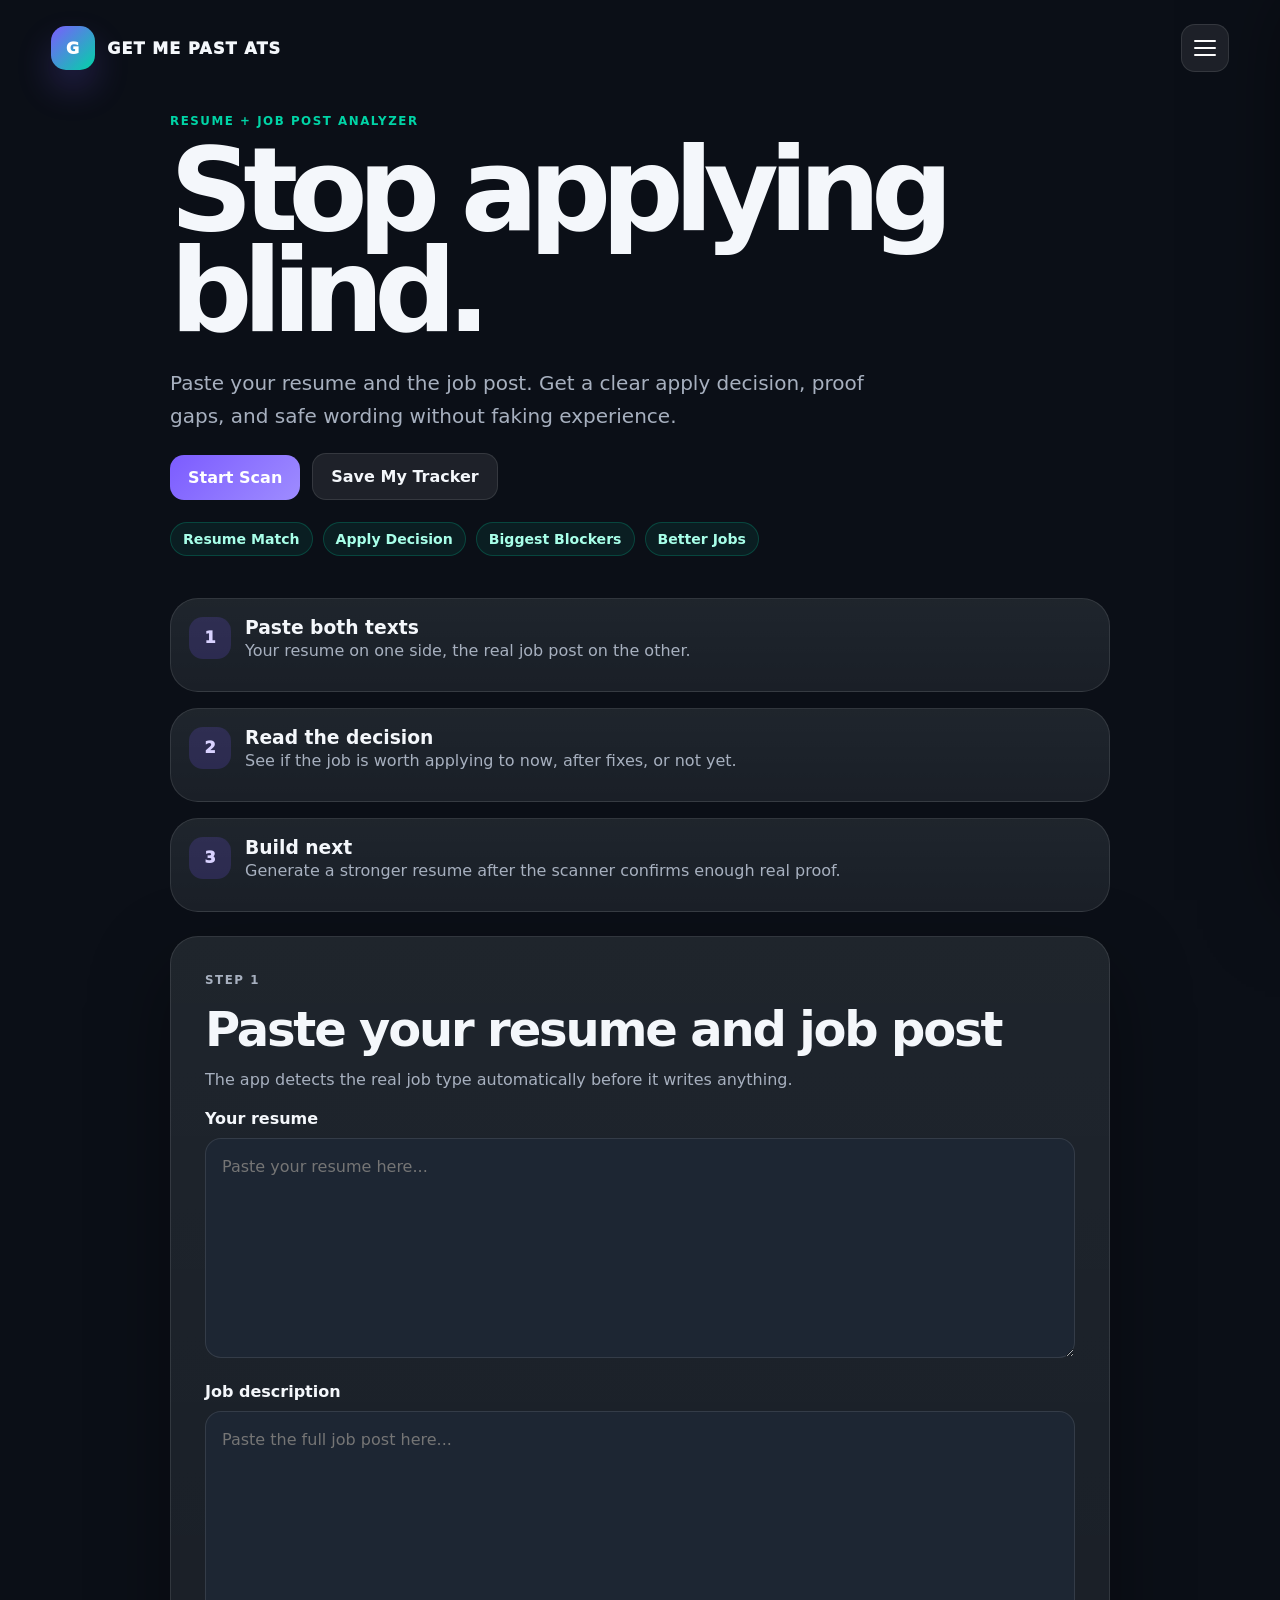
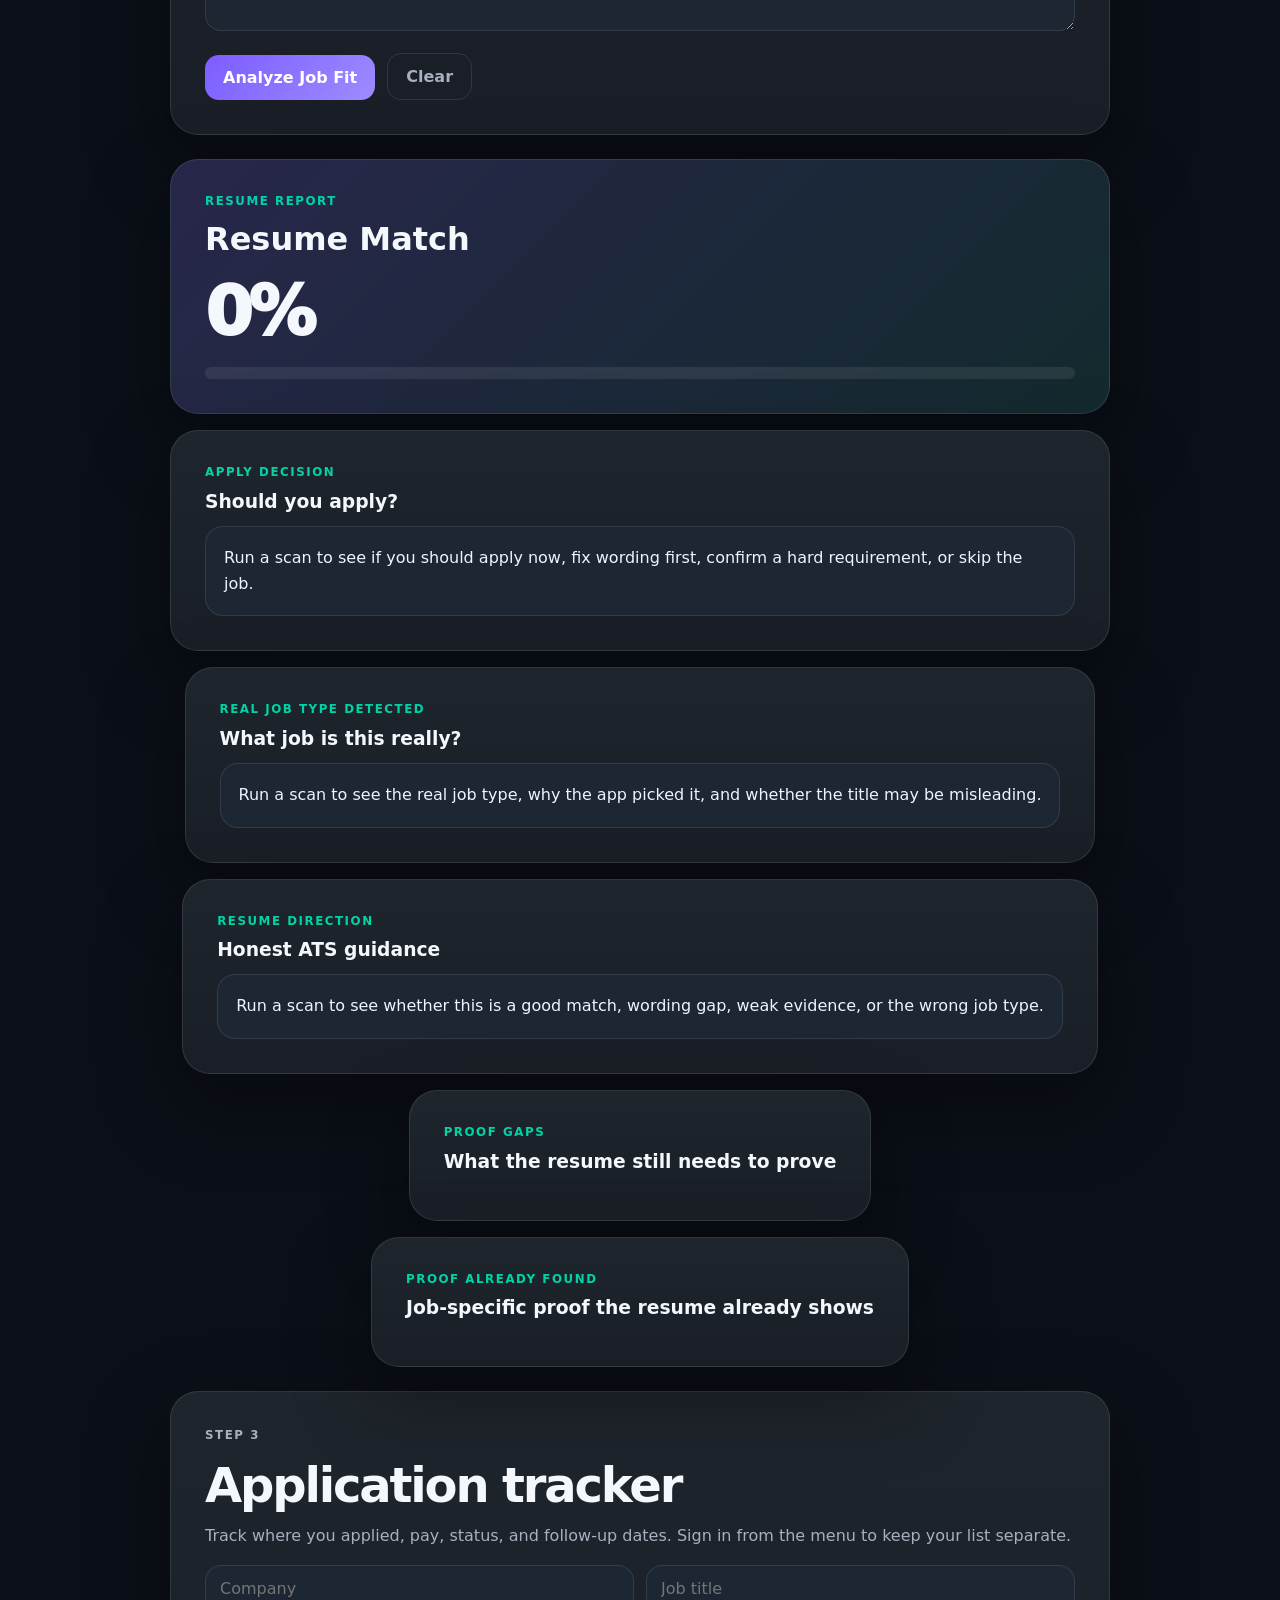
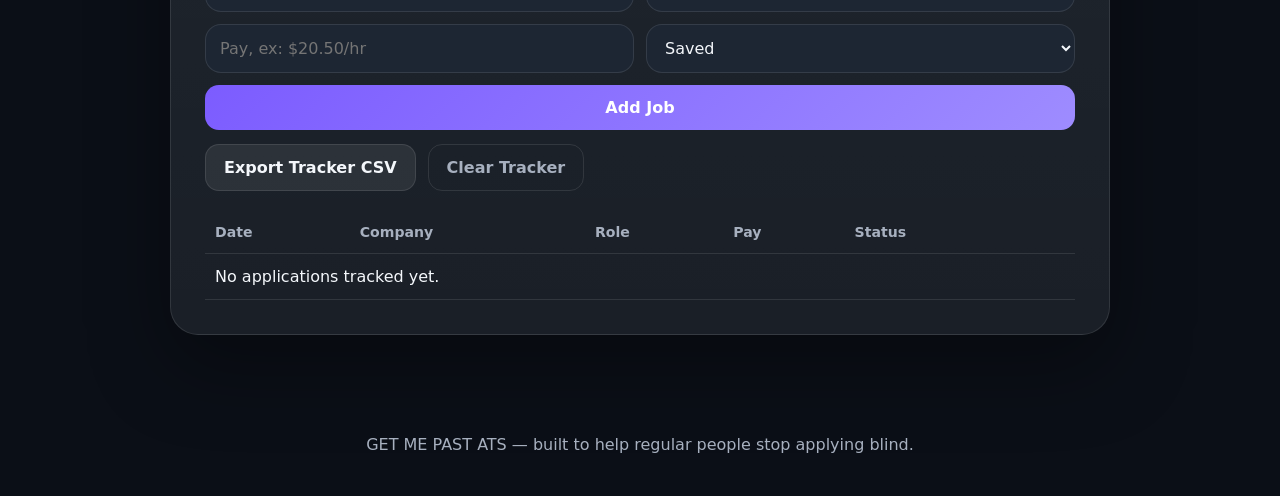
<file: index.html>
<!DOCTYPE html>
<html lang="en">
<head>
  <meta charset="UTF-8" />
  <meta name="viewport" content="width=device-width, initial-scale=1.0" />
  <meta name="description" content="GET ME PAST ATS helps job seekers compare resumes to job posts, detect hard gates, judge recruiter fit, rank application priority, and track applications." />
  <title>GET ME PAST ATS</title>
  <link rel="stylesheet" href="styles.css?v=all-buttons-v1" />
  <link rel="stylesheet" href="ui-simplified.css?v=ui-simplification-v3" />
</head>
<body>
  <header class="hero" id="home">
    <nav class="nav">
      <a class="brand" href="#home" aria-label="GET ME PAST ATS home">
        <span class="logo-mark">G</span>
        <span>GET ME PAST ATS</span>
      </a>

      <button class="menu-toggle" id="menuToggle" type="button" aria-label="Open menu" aria-expanded="false">
        <span></span>
        <span></span>
        <span></span>
      </button>
    </nav>

    <aside class="nav-menu" id="navMenu" aria-label="Site menu" aria-hidden="true">
      <div class="drawer-top">
        <div>
          <p class="nav-menu-label" id="navUser">Not signed in</p>
          <h2>Menu</h2>
        </div>
        <button class="drawer-close" id="menuClose" type="button" aria-label="Close menu">×</button>
      </div>

      <div class="drawer-links">
        <a class="menu-item" href="#home">Home</a>
        <a class="menu-item" href="#analyzer">Resume Analyzer</a>
        <a class="menu-item" href="#tracker">Application Tracker</a>
      </div>

      <div class="drawer-pages" aria-label="Business information">
        <p class="drawer-section-label">Company</p>

        <button class="drawer-page-button" type="button" data-drawer-page="aboutDrawer">About GET ME PAST ATS</button>
        <div class="drawer-page-panel" id="aboutDrawer" hidden>
          <h3>Built by someone who got tired of applying and hearing nothing back.</h3>
          <p>I built GET ME PAST ATS because I know what it feels like to apply to job after job and never hear back. A lot of people are qualified, willing to work, and ready to learn, but their resume never makes it to a real person.</p>
          <p>Most job seekers do not know how to tailor a resume to a job post, what keywords are missing, or what red flags may catch attention before a recruiter sees them.</p>
          <p>This tool was created to help regular people stop applying blind, fix weak spots, track applications, and prepare better before they apply.</p>
        </div>

        <button class="drawer-page-button" type="button" data-drawer-page="pricingDrawer">Free vs Pro</button>
        <div class="drawer-page-panel" id="pricingDrawer" hidden>
          <h3>Full report logic live. Payments are not turned on yet.</h3>
          <div class="drawer-plan-grid">
            <div>
              <strong>Current version</strong>
              <p>Real job type detector, apply decision, ATS fit, recruiter fit, application priority, fastest path to interviews, keyword proof coaching, and application tracker.</p>
            </div>
            <div>
              <strong>Pro idea</strong>
              <p>Unlimited scans, PDF upload, PDF export, interview questions, follow-up emails, saved reports, and stronger rewrite tools.</p>
            </div>
          </div>
          <p class="tiny-note">Truth rule: rewrite wording, not reality.</p>
        </div>

        <a class="drawer-legal-link" href="privacy.html">Privacy Policy</a>
        <a class="drawer-legal-link" href="terms.html">Terms of Use</a>
      </div>

      <div class="drawer-account" id="account">
        <div class="auth-card" id="authCard">
          <form id="accountForm" class="account-form clean-account-form">
            <p class="mini-eyebrow" id="authEyebrow">Create account</p>
            <h3 id="authTitle">Create your free account</h3>
            <p class="small-note" id="authHelp">Save your job applications and come back later from any device.</p>

            <label class="auth-field" id="nameField">
              <span>Name</span>
              <input id="userName" autocomplete="name" placeholder="Your name" />
            </label>

            <label class="auth-field">
              <span>Email</span>
              <input id="userEmail" type="email" autocomplete="email" placeholder="you@example.com" required />
            </label>

            <label class="auth-field">
              <span>Password</span>
              <div class="password-row">
                <input id="userPassword" type="password" autocomplete="new-password" placeholder="At least 6 characters" minlength="6" required />
                <button class="password-toggle" id="togglePasswordBtn" type="button" aria-label="Show password">Show</button>
              </div>
            </label>

            <button class="button primary full-button" id="accountSubmitBtn" type="submit">Create Account</button>

            <p class="auth-switch" id="authSwitchText">
              Already have an account?
              <button class="link-button inline-link" id="switchAuthBtn" type="button">Sign in</button>
            </p>

            <button class="link-button" id="passwordResetBtn" type="button" hidden>Forgot password?</button>
            <p class="auth-message" id="authMessage" role="status" aria-live="polite"></p>
          </form>
        </div>

        <div class="account-status-card" id="accountStatusCard" hidden>
          <p class="card-label">Account</p>
          <h3 id="accountStatus">You're signed in</h3>
          <p id="accountNote" class="small-note">Your job applications are saved to your account.</p>
          <button class="button ghost" id="signOutBtn" type="button">Sign Out</button>
        </div>
      </div>
    </aside>

    <div class="menu-backdrop" id="menuBackdrop" hidden></div>

    <section class="hero-grid">
      <div class="hero-copy-block">
        <p class="eyebrow">Resume + Job Post Analyzer</p>
        <h1>Stop applying blind.</h1>
        <p class="hero-copy">
          Paste your resume and the job post. Get a clear apply decision, proof gaps, and safe wording without faking experience.
        </p>
        <div class="hero-actions">
          <a class="button primary" href="#analyzer">Start Scan</a>
          <button class="button secondary" type="button" data-open-account>Save My Tracker</button>
        </div>
        <div class="hero-proof" aria-label="Product highlights">
          <span>Resume Match</span>
          <span>Apply Decision</span>
          <span>Biggest Blockers</span>
          <span>Better Jobs</span>
        </div>
      </div>
    </section>
  </header>

  <main>
    <section class="feature-strip" id="features" aria-label="How it works">
      <article class="feature-card">
        <span class="feature-icon">1</span>
        <div>
          <h3>Paste both texts</h3>
          <p>Your resume on one side, the real job post on the other.</p>
        </div>
      </article>
      <article class="feature-card">
        <span class="feature-icon">2</span>
        <div>
          <h3>Read the decision</h3>
          <p>See if the job is worth applying to now, after fixes, or not yet.</p>
        </div>
      </article>
      <article class="feature-card">
        <span class="feature-icon">3</span>
        <div>
          <h3>Build next</h3>
          <p>Generate a stronger resume after the scanner confirms enough real proof.</p>
        </div>
      </article>
    </section>

    <section class="panel" id="analyzer">
      <div class="section-heading">
        <p class="eyebrow">Step 1</p>
        <h2>Paste your resume and job post</h2>
        <p>The app detects the real job type automatically before it writes anything.</p>
      </div>

      <div class="input-grid">
        <label class="input-block">
          <span>Your resume</span>
          <textarea id="resumeText" placeholder="Paste your resume here..."></textarea>
        </label>
        <label class="input-block">
          <span>Job description</span>
          <textarea id="jobText" placeholder="Paste the full job post here..."></textarea>
        </label>
      </div>

      <div class="controls">
        <button class="button primary" id="analyzeBtn" type="button">Analyze Job Fit</button>
        <button class="button ghost" id="clearBtn" type="button">Clear</button>
      </div>
    </section>

    <section class="results-grid report-grid" id="results" hidden>
      <article class="panel score-panel">
        <p class="eyebrow">Resume Report</p>
        <h3>Your ATS Fit Score</h3>
        <div class="big-score"><span id="scoreValue">0</span>%</div>
        <p id="scoreMessage" class="score-message"></p>
        <div class="score-bar"><span id="scoreBar"></span></div>
      </article>

      <article class="panel">
        <p class="eyebrow">Apply Decision</p>
        <h3>Should you apply?</h3>
        <div class="copy-box" id="applyDecisionOutput">Run a scan to see if you should apply now, fix wording first, confirm a hard requirement, or skip the job.</div>
      </article>

      <article class="panel">
        <p class="eyebrow">Application Priority</p>
        <h3>Where should this application rank?</h3>
        <div class="copy-box" id="applicationPriorityOutput">Run a scan to see whether this job is Priority A, B, C, D, or F.</div>
      </article>

      <article class="panel">
        <p class="eyebrow">ATS + Recruiter Fit</p>
        <h3>Keyword match versus human proof</h3>
        <div class="copy-box" id="fitScoreOutput">Run a scan to compare ATS fit, recruiter fit, and missing proof by impact.</div>
      </article>

      <details class="report-details" open>
        <summary>Show full report details</summary>
        <div class="report-details-grid">
          <article class="panel">
            <p class="eyebrow">Real Job Type Detected</p>
            <h3>What job is this really?</h3>
            <div class="copy-box" id="jobTypeOutput">Run a scan to see the real job type, why the app picked it, and whether the title may be misleading.</div>
          </article>

          <article class="panel">
            <p class="eyebrow">Fastest Path to Interviews</p>
            <h3>What should you target first?</h3>
            <div class="copy-box" id="fastestPathOutput">Run a scan to see which jobs to apply to first, which ones to build toward, and which ones to avoid for now.</div>
          </article>

          <article class="panel">
            <p class="eyebrow">Keyword Proof Coach</p>
            <h3>Only add what your resume proves</h3>
            <div class="copy-box" id="keywordProofCoachOutput">Run a scan to see which job-post words are already proven, which ones need real proof, and which ones you should not fake.</div>
          </article>

          <article class="panel">
            <p class="eyebrow">Resume Direction</p>
            <h3>Honest ATS guidance</h3>
            <div class="copy-box" id="diagnosisOutput">Run a scan to see whether this is a good match, wording gap, weak evidence, or the wrong job type.</div>
          </article>

          <article class="panel">
            <p class="eyebrow">Proof Gaps</p>
            <h3>What the resume still needs to prove</h3>
            <div class="chip-list" id="missingKeywords"></div>
          </article>

          <article class="panel">
            <p class="eyebrow">Proof Already Found</p>
            <h3>Job-specific proof the resume already shows</h3>
            <div class="chip-list good" id="matchedKeywords"></div>
          </article>

          <article class="panel">
            <p class="eyebrow">Red Flags</p>
            <h3>Fix these before applying</h3>
            <ul class="notes" id="redFlags"></ul>
          </article>
        </div>
      </details>
    </section>

    <section class="panel" id="rewrite" hidden>
      <div class="section-heading">
        <p class="eyebrow">Step 2</p>
        <h2>Resume-ready wording or right direction</h2>
        <p>Good matches get resume-ready wording. Weak matches get direction instead of fake experience.</p>
      </div>

      <div class="rewrite-grid">
        <article>
          <h3 id="summaryHeading">Resume-ready summary</h3>
          <div class="copy-box" id="summaryOutput"></div>
          <button class="copy-button" data-copy="summaryOutput">Copy summary</button>
        </article>
        <article>
          <h3 id="bulletHeading">Resume bullets or right direction</h3>
          <div class="copy-box" id="bulletOutput"></div>
          <button class="copy-button" data-copy="bulletOutput">Copy bullets</button>
        </article>
      </div>
    </section>

    <section class="panel" id="tracker">
      <div class="section-heading">
        <p class="eyebrow">Step 3</p>
        <h2>Application tracker</h2>
        <p id="trackerNote">Track where you applied, pay, status, and follow-up dates. Sign in from the menu to keep your list separate.</p>
      </div>

      <form id="trackerForm" class="tracker-form">
        <input id="company" placeholder="Company" required />
        <input id="role" placeholder="Job title" required />
        <input id="pay" placeholder="Pay, ex: $20.50/hr" />
        <select id="status">
          <option>Saved</option>
          <option>Applied</option>
          <option>Interview</option>
          <option>Offer</option>
          <option>Rejected</option>
          <option>Follow Up</option>
          <option>Hired</option>
        </select>
        <button class="button primary" type="submit">Add Job</button>
      </form>

      <div class="tracker-actions">
        <button class="button secondary" id="exportTrackerBtn" type="button">Export Tracker CSV</button>
        <button class="button ghost" id="clearTrackerBtn" type="button">Clear Tracker</button>
      </div>

      <div class="table-wrap">
        <table>
          <thead>
            <tr>
              <th>Date</th>
              <th>Company</th>
              <th>Role</th>
              <th>Pay</th>
              <th>Status</th>
              <th></th>
            </tr>
          </thead>
          <tbody id="trackerRows"></tbody>
        </table>
      </div>
    </section>
  </main>

  <footer>
    <p>GET ME PAST ATS — built to help regular people stop applying blind.</p>
  </footer>

  <script type="module" src="app.js?v=auto-job-detection-engine-v1"></script>
  <script src="ui-polish.js?v=hiring-coach-v1"></script>
  <script>
    (function () {
      function $(id) { return document.getElementById(id); }
      function openMenu() {
        const menu = $("navMenu"), backdrop = $("menuBackdrop"), toggle = $("menuToggle");
        if (!menu || !backdrop || !toggle) return;
        menu.classList.add("open");
        menu.setAttribute("aria-hidden", "false");
        toggle.setAttribute("aria-expanded", "true");
        backdrop.hidden = false;
        document.body.classList.add("menu-open");
      }
      function closeMenu() {
        const menu = $("navMenu"), backdrop = $("menuBackdrop"), toggle = $("menuToggle");
        if (!menu || !backdrop || !toggle) return;
        menu.classList.remove("open");
        menu.setAttribute("aria-hidden", "true");
        toggle.setAttribute("aria-expanded", "false");
        backdrop.hidden = true;
        document.body.classList.remove("menu-open");
      }
      function installFallback() {
        if (window.GMPT_APP_READY) return;
        const analyzeBtn = $("analyzeBtn");
        if (analyzeBtn) analyzeBtn.onclick = function () {
          alert("The full ATS scanner did not load. Refresh the page and try again. No generic resume wording was generated.");
        };
        const clearBtn = $("clearBtn");
        if (clearBtn) clearBtn.onclick = function () {
          if ($("resumeText")) $("resumeText").value = "";
          if ($("jobText")) $("jobText").value = "";
          if ($("results")) $("results").hidden = true;
          if ($("rewrite")) $("rewrite").hidden = true;
        };
        const menuToggle = $("menuToggle");
        if (menuToggle) menuToggle.onclick = function () { $("navMenu") && $("navMenu").classList.contains("open") ? closeMenu() : openMenu(); };
        const menuClose = $("menuClose");
        if (menuClose) menuClose.onclick = closeMenu;
        const backdrop = $("menuBackdrop");
        if (backdrop) backdrop.onclick = closeMenu;
      }
      document.addEventListener("DOMContentLoaded", function () { setTimeout(installFallback, 900); });
    })();
  </script>
</body>
</html>
</file>
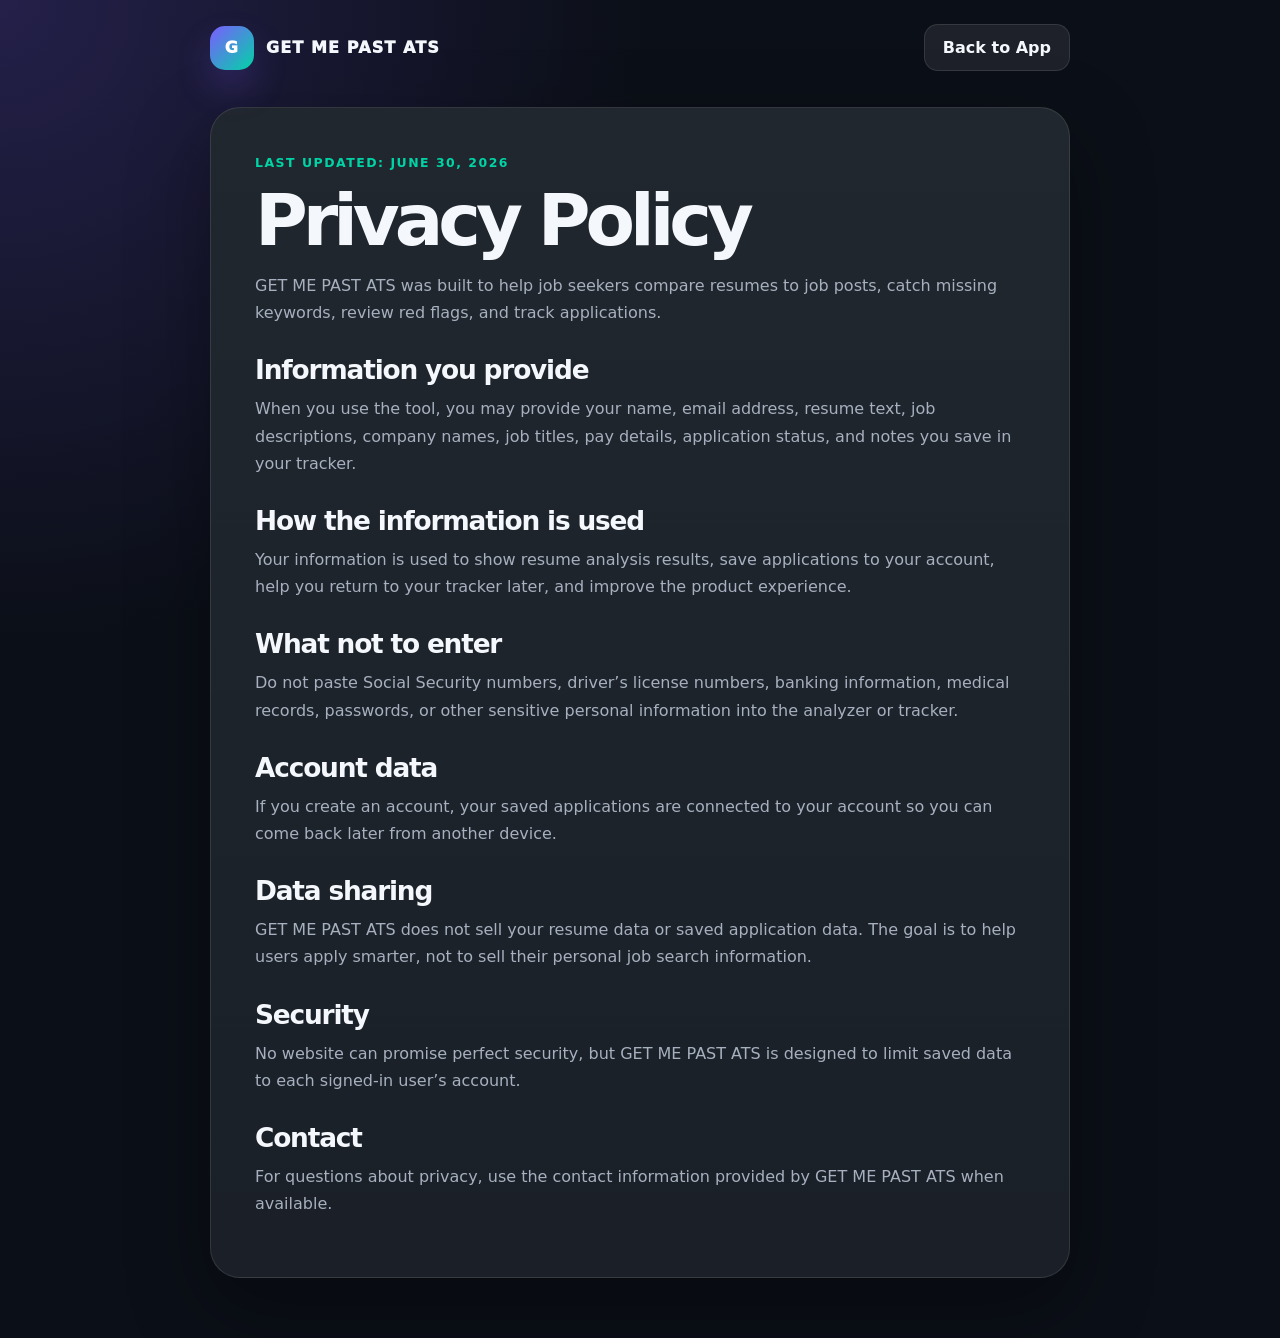
<file: privacy.html>
<!DOCTYPE html>
<html lang="en">
<head>
  <meta charset="UTF-8" />
  <meta name="viewport" content="width=device-width, initial-scale=1.0" />
  <meta name="description" content="Privacy Policy for GET ME PAST ATS." />
  <title>Privacy Policy | GET ME PAST ATS</title>
  <link rel="stylesheet" href="styles.css?v=legal-pages-v1" />
</head>
<body class="legal-body">
  <div class="legal-shell">
    <nav class="legal-nav">
      <a class="brand" href="index.html#home" aria-label="GET ME PAST ATS home">
        <span class="logo-mark">G</span>
        <span>GET ME PAST ATS</span>
      </a>
      <a class="button secondary" href="index.html#analyzer">Back to App</a>
    </nav>

    <main class="legal-card">
      <p class="legal-updated">Last updated: June 30, 2026</p>
      <h1>Privacy Policy</h1>
      <p>GET ME PAST ATS was built to help job seekers compare resumes to job posts, catch missing keywords, review red flags, and track applications.</p>

      <h2>Information you provide</h2>
      <p>When you use the tool, you may provide your name, email address, resume text, job descriptions, company names, job titles, pay details, application status, and notes you save in your tracker.</p>

      <h2>How the information is used</h2>
      <p>Your information is used to show resume analysis results, save applications to your account, help you return to your tracker later, and improve the product experience.</p>

      <h2>What not to enter</h2>
      <p>Do not paste Social Security numbers, driver’s license numbers, banking information, medical records, passwords, or other sensitive personal information into the analyzer or tracker.</p>

      <h2>Account data</h2>
      <p>If you create an account, your saved applications are connected to your account so you can come back later from another device.</p>

      <h2>Data sharing</h2>
      <p>GET ME PAST ATS does not sell your resume data or saved application data. The goal is to help users apply smarter, not to sell their personal job search information.</p>

      <h2>Security</h2>
      <p>No website can promise perfect security, but GET ME PAST ATS is designed to limit saved data to each signed-in user’s account.</p>

      <h2>Contact</h2>
      <p>For questions about privacy, use the contact information provided by GET ME PAST ATS when available.</p>
    </main>
  </div>
</body>
</html>
</file>
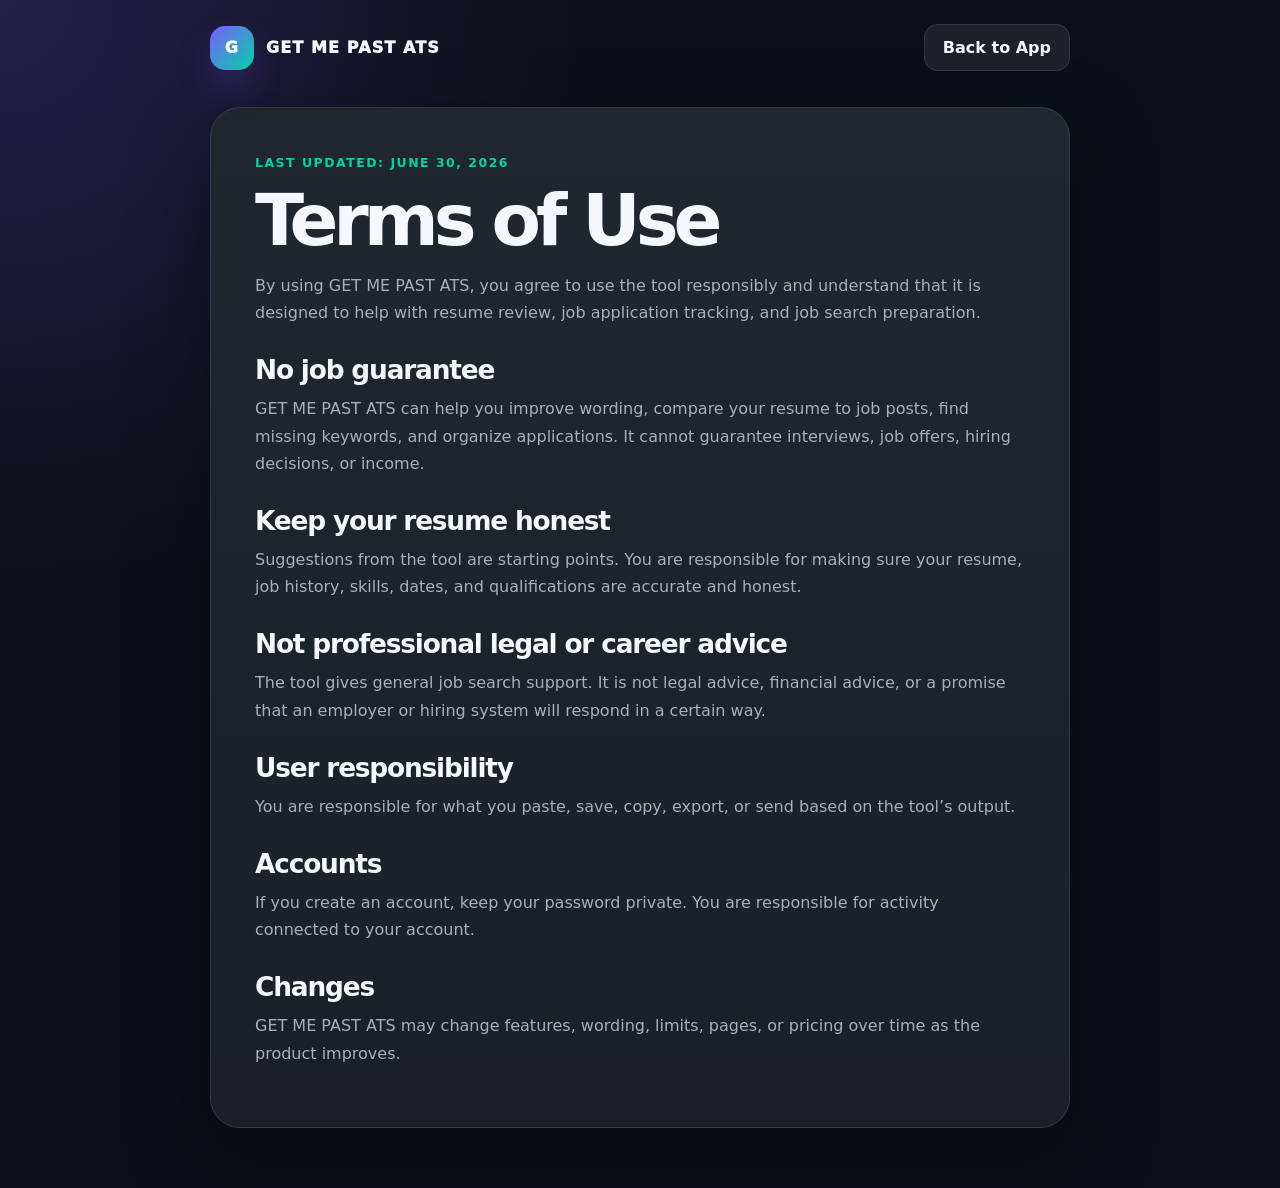
<file: terms.html>
<!DOCTYPE html>
<html lang="en">
<head>
  <meta charset="UTF-8" />
  <meta name="viewport" content="width=device-width, initial-scale=1.0" />
  <meta name="description" content="Terms of Use for GET ME PAST ATS." />
  <title>Terms of Use | GET ME PAST ATS</title>
  <link rel="stylesheet" href="styles.css?v=legal-pages-v1" />
</head>
<body class="legal-body">
  <div class="legal-shell">
    <nav class="legal-nav">
      <a class="brand" href="index.html#home" aria-label="GET ME PAST ATS home">
        <span class="logo-mark">G</span>
        <span>GET ME PAST ATS</span>
      </a>
      <a class="button secondary" href="index.html#analyzer">Back to App</a>
    </nav>

    <main class="legal-card">
      <p class="legal-updated">Last updated: June 30, 2026</p>
      <h1>Terms of Use</h1>
      <p>By using GET ME PAST ATS, you agree to use the tool responsibly and understand that it is designed to help with resume review, job application tracking, and job search preparation.</p>

      <h2>No job guarantee</h2>
      <p>GET ME PAST ATS can help you improve wording, compare your resume to job posts, find missing keywords, and organize applications. It cannot guarantee interviews, job offers, hiring decisions, or income.</p>

      <h2>Keep your resume honest</h2>
      <p>Suggestions from the tool are starting points. You are responsible for making sure your resume, job history, skills, dates, and qualifications are accurate and honest.</p>

      <h2>Not professional legal or career advice</h2>
      <p>The tool gives general job search support. It is not legal advice, financial advice, or a promise that an employer or hiring system will respond in a certain way.</p>

      <h2>User responsibility</h2>
      <p>You are responsible for what you paste, save, copy, export, or send based on the tool’s output.</p>

      <h2>Accounts</h2>
      <p>If you create an account, keep your password private. You are responsible for activity connected to your account.</p>

      <h2>Changes</h2>
      <p>GET ME PAST ATS may change features, wording, limits, pages, or pricing over time as the product improves.</p>
    </main>
  </div>
</body>
</html>
</file>
<file: styles.css>
:root {
  --bg: #0b0f17;
  --panel: #151b23;
  --panel-2: #1d2633;
  --panel-3: #101722;
  --text: #f4f7fb;
  --muted: #a7b0bf;
  --line: rgba(255, 255, 255, 0.1);
  --accent: #7c5cff;
  --accent-2: #00d4a6;
  --warning: #ffb84d;
  --danger: #ff5c7a;
  --shadow: 0 30px 80px rgba(0, 0, 0, 0.35);
}

* {
  box-sizing: border-box;
}

html {
  scroll-behavior: smooth;
}

body {
  margin: 0;
  font-family: Inter, ui-sans-serif, system-ui, -apple-system, BlinkMacSystemFont, "Segoe UI", sans-serif;
  background:
    radial-gradient(circle at top left, rgba(124, 92, 255, 0.24), transparent 34%),
    radial-gradient(circle at top right, rgba(0, 212, 166, 0.12), transparent 28%),
    var(--bg);
  color: var(--text);
}

button, input, textarea, select {
  font: inherit;
}

button {
  -webkit-tap-highlight-color: transparent;
}

.hero {
  padding: 24px clamp(18px, 4vw, 64px) 78px;
}

.nav {
  display: flex;
  justify-content: space-between;
  align-items: center;
  gap: 14px;
  max-width: 1180px;
  margin: 0 auto 64px;
  position: relative;
  z-index: 50;
}

.brand {
  display: flex;
  align-items: center;
  gap: 12px;
  min-width: 0;
  color: var(--text);
  text-decoration: none;
  font-weight: 950;
  letter-spacing: 0.07em;
}

.brand span:last-child {
  white-space: nowrap;
  overflow: hidden;
  text-overflow: ellipsis;
}

.logo-mark {
  display: inline-grid;
  place-items: center;
  width: 44px;
  height: 44px;
  border-radius: 15px;
  background: linear-gradient(135deg, var(--accent), var(--accent-2));
  color: white;
  box-shadow: 0 18px 35px rgba(124, 92, 255, 0.22);
}

.menu-toggle {
  width: 48px;
  height: 48px;
  min-width: 48px;
  border-radius: 14px;
  border: 1px solid var(--line);
  background: rgba(255,255,255,0.08);
  display: inline-flex;
  flex-direction: column;
  align-items: center;
  justify-content: center;
  gap: 5px;
  padding: 0;
  cursor: pointer;
  appearance: none;
  -webkit-appearance: none;
}

.menu-toggle span {
  display: block;
  width: 22px;
  height: 2px;
  background: #ffffff;
  border-radius: 999px;
}

.menu-backdrop {
  position: fixed;
  inset: 0;
  z-index: 900;
  background: rgba(2, 6, 12, 0.72);
  backdrop-filter: blur(8px);
}

.nav-menu {
  position: fixed;
  top: 0;
  right: 0;
  left: auto;
  bottom: 0;
  width: min(420px, 92vw);
  height: 100dvh;
  z-index: 1000;
  transform: translateX(110%);
  transition: transform 0.24s ease;
  background: linear-gradient(180deg, rgba(21,27,35,0.98), rgba(13,17,23,0.98));
  border-left: 1px solid rgba(255,255,255,0.12);
  box-shadow: -28px 0 80px rgba(0,0,0,0.55);
  padding: max(20px, env(safe-area-inset-top)) 18px 24px;
  overflow-y: auto;
}

.nav-menu.open {
  transform: translateX(0);
}

body.menu-open {
  overflow: hidden;
}

.drawer-top {
  display: flex;
  align-items: flex-start;
  justify-content: space-between;
  gap: 16px;
  margin-bottom: 18px;
}

.drawer-top h2 {
  font-size: 1.8rem;
  margin: 0;
}

.drawer-close {
  width: 46px;
  height: 46px;
  border-radius: 14px;
  border: 1px solid var(--line);
  background: rgba(255,255,255,0.08);
  color: var(--text);
  font-size: 1.5rem;
  cursor: pointer;
  appearance: none;
  -webkit-appearance: none;
}

.nav-menu-label,
.eyebrow,
.mini-eyebrow {
  color: var(--accent-2);
  text-transform: uppercase;
  letter-spacing: 0.13em;
  font-weight: 900;
  font-size: 0.74rem;
}

.nav-menu-label {
  margin: 0 0 6px;
}

.drawer-links {
  display: grid;
  grid-template-columns: 1fr;
  gap: 10px;
  margin: 0 0 18px;
}

.menu-item {
  display: flex;
  align-items: center;
  justify-content: space-between;
  width: 100%;
  color: var(--text);
  text-decoration: none;
  border: 1px solid var(--line);
  background: rgba(255,255,255,0.05);
  border-radius: 16px;
  padding: 14px 16px;
  font-weight: 850;
}

.menu-item::after {
  content: '›';
  color: var(--muted);
  font-size: 1.2rem;
}

.drawer-account {
  border-top: 1px solid var(--line);
  padding-top: 18px;
}

.drawer-account .auth-card,
.drawer-account .account-status-card {
  border: 1px solid var(--line);
  border-radius: 22px;
  background: rgba(255,255,255,0.04);
  box-shadow: none;
  padding: 18px;
}

.hero-grid {
  max-width: 1180px;
  margin: 0 auto;
  display: grid;
  grid-template-columns: minmax(0, 1.15fr) minmax(290px, 0.85fr);
  gap: 32px;
  align-items: center;
}

.hero-copy-block {
  max-width: 820px;
}

h1, h2, h3, p {
  margin-top: 0;
}

h1 {
  font-size: clamp(3.2rem, 9vw, 7.4rem);
  line-height: 0.88;
  letter-spacing: -0.085em;
  max-width: 900px;
  margin-bottom: 24px;
}

h2 {
  font-size: clamp(1.8rem, 4vw, 3rem);
  letter-spacing: -0.045em;
  margin-bottom: 10px;
}

h3 {
  margin-bottom: 14px;
}

.hero-copy {
  color: var(--muted);
  font-size: clamp(1.08rem, 2vw, 1.25rem);
  max-width: 720px;
  line-height: 1.65;
}

.hero-actions, .controls, .tracker-actions {
  display: flex;
  flex-wrap: wrap;
  gap: 12px;
  align-items: end;
}

.button {
  border: 0;
  border-radius: 14px;
  padding: 13px 18px;
  cursor: pointer;
  text-decoration: none;
  display: inline-flex;
  justify-content: center;
  align-items: center;
  font-weight: 850;
  transition: transform 0.18s ease, opacity 0.18s ease, border-color 0.18s ease;
}

.button:hover, .copy-button:hover {
  transform: translateY(-1px);
}

.primary {
  background: linear-gradient(135deg, var(--accent), #9e8cff);
  color: white;
}

.secondary {
  background: rgba(255, 255, 255, 0.08);
  color: var(--text);
  border: 1px solid var(--line);
}

.ghost {
  background: transparent;
  color: var(--muted);
  border: 1px solid var(--line);
}

.hero-proof {
  display: flex;
  flex-wrap: wrap;
  gap: 10px;
  margin-top: 22px;
}

.hero-proof span,
.live-pill {
  border: 1px solid rgba(0, 212, 166, 0.22);
  background: rgba(0, 212, 166, 0.08);
  color: #a8ffe9;
  border-radius: 999px;
  padding: 8px 12px;
  font-size: 0.88rem;
  font-weight: 800;
}

.product-card, .panel, .feature-card, .plan-card {
  background: linear-gradient(180deg, rgba(255, 255, 255, 0.045), rgba(255, 255, 255, 0.02)), var(--panel);
  border: 1px solid var(--line);
  border-radius: 28px;
  box-shadow: var(--shadow);
}

.product-card {
  padding: 28px;
}

.preview-card {
  transform: rotate(1.5deg);
}

.preview-topline {
  display: flex;
  align-items: center;
  justify-content: space-between;
  gap: 12px;
}

.card-label {
  color: var(--muted);
  font-weight: 800;
}

.circle-score {
  width: min(240px, 70vw);
  aspect-ratio: 1;
  border-radius: 50%;
  display: grid;
  place-items: center;
  margin: 20px auto;
  background: conic-gradient(var(--accent-2), var(--accent), rgba(255,255,255,0.08));
  position: relative;
}

.circle-score::after {
  content: "";
  position: absolute;
  inset: 16px;
  background: var(--panel);
  border-radius: 50%;
}

.circle-score span {
  position: relative;
  z-index: 1;
  font-size: 3rem;
  font-weight: 950;
  letter-spacing: -0.06em;
}

.mini-report-list {
  display: grid;
  gap: 10px;
  color: var(--muted);
  line-height: 1.45;
}

.mini-report-list div {
  background: rgba(255,255,255,0.04);
  border: 1px solid var(--line);
  border-radius: 14px;
  padding: 12px;
}

main {
  max-width: 1180px;
  margin: 0 auto;
  padding: 0 clamp(18px, 4vw, 64px) 50px;
}

.feature-strip {
  display: grid;
  grid-template-columns: repeat(3, minmax(0, 1fr));
  gap: 16px;
  margin-bottom: 24px;
}

.feature-card {
  padding: 22px;
  box-shadow: none;
}

.feature-icon {
  display: inline-grid;
  place-items: center;
  width: 42px;
  height: 42px;
  border-radius: 14px;
  background: rgba(124, 92, 255, 0.18);
  color: #d9d2ff;
  font-weight: 950;
  margin-bottom: 14px;
}

.feature-card p, .section-heading p, .about-copy p, .legal-card p, .plan-list, .small-note {
  color: var(--muted);
  line-height: 1.6;
}

.panel {
  padding: clamp(20px, 4vw, 34px);
  margin-bottom: 24px;
}

.about-layout {
  display: grid;
  grid-template-columns: minmax(0, 0.85fr) minmax(0, 1.15fr);
  gap: 28px;
  align-items: start;
}

.about-panel {
  background:
    linear-gradient(135deg, rgba(124,92,255,0.16), rgba(0,212,166,0.07)),
    var(--panel);
}

.input-grid, .results-grid, .rewrite-grid, .pricing-grid, .legal-grid {
  display: grid;
  grid-template-columns: repeat(2, minmax(0, 1fr));
  gap: 20px;
}

.input-block span, .controls label, .auth-field span {
  display: block;
  color: var(--text);
  font-weight: 850;
  margin-bottom: 10px;
}

textarea, input, select {
  width: 100%;
  background: var(--panel-2);
  color: var(--text);
  border: 1px solid var(--line);
  border-radius: 16px;
  outline: none;
}

textarea:focus, input:focus, select:focus {
  border-color: rgba(124, 92, 255, 0.7);
  box-shadow: 0 0 0 3px rgba(124, 92, 255, 0.16);
}

textarea {
  min-height: 320px;
  padding: 16px;
  resize: vertical;
  line-height: 1.5;
}

input, select {
  padding: 13px 14px;
}

.controls {
  margin-top: 18px;
}

.results-grid {
  align-items: stretch;
}

.results-grid .panel {
  margin-bottom: 0;
}

.score-panel {
  background:
    linear-gradient(135deg, rgba(124,92,255,0.18), rgba(0,212,166,0.08)),
    var(--panel);
}

.big-score {
  font-size: 4.25rem;
  font-weight: 950;
  letter-spacing: -0.065em;
}

.score-message {
  color: var(--muted);
  line-height: 1.5;
}

.score-bar {
  height: 12px;
  border-radius: 999px;
  background: rgba(255, 255, 255, 0.08);
  overflow: hidden;
}

.score-bar span {
  display: block;
  height: 100%;
  width: 0%;
  background: linear-gradient(90deg, var(--danger), var(--warning), var(--accent-2));
  transition: width 0.4s ease;
}

.chip-list {
  display: flex;
  flex-wrap: wrap;
  gap: 10px;
}

.chip {
  border-radius: 999px;
  padding: 8px 12px;
  background: rgba(255, 184, 77, 0.12);
  color: #ffdca3;
  border: 1px solid rgba(255, 184, 77, 0.24);
  font-weight: 800;
  font-size: 0.92rem;
}

.good .chip {
  background: rgba(0, 212, 166, 0.12);
  color: #a8ffe9;
  border-color: rgba(0, 212, 166, 0.24);
}

.notes {
  padding-left: 18px;
  color: var(--muted);
  line-height: 1.65;
}

.notes strong {
  color: var(--text);
}

.copy-box {
  background: var(--panel-2);
  border: 1px solid var(--line);
  border-radius: 18px;
  padding: 18px;
  color: #edf4ff;
  line-height: 1.65;
  white-space: pre-wrap;
  min-height: 170px;
}

.copy-button {
  margin-top: 12px;
  cursor: pointer;
  background: rgba(255, 255, 255, 0.08);
  border: 1px solid var(--line);
  color: var(--text);
  border-radius: 12px;
  padding: 10px 14px;
  font-weight: 850;
}

.auth-card, .account-status-card {
  background: var(--panel-2);
  border: 1px solid var(--line);
  border-radius: 22px;
  padding: 18px;
}

.account-form.clean-account-form {
  display: grid;
  grid-template-columns: 1fr;
  gap: 12px;
  align-items: start;
}

.clean-account-form h3 {
  margin-bottom: 0;
}

.password-row {
  display: grid;
  grid-template-columns: 1fr auto;
  gap: 8px;
  align-items: center;
}

.password-toggle {
  border: 1px solid var(--line);
  color: var(--text);
  background: rgba(255, 255, 255, 0.08);
  border-radius: 14px;
  padding: 13px 14px;
  cursor: pointer;
  font-weight: 900;
}

.full-button {
  width: 100%;
  margin-top: 4px;
}

.link-button {
  border: 0;
  background: transparent;
  color: var(--accent-2);
  font-weight: 900;
  cursor: pointer;
  text-align: left;
  padding: 6px 0;
}

.inline-link {
  display: inline;
  padding: 0;
}

.auth-switch {
  color: var(--muted);
  margin: 0;
}

.auth-message {
  margin: 0;
  color: var(--muted);
  line-height: 1.5;
  min-height: 1.5em;
}

.auth-message.success {
  color: #a8ffe9;
}

.auth-message.error {
  color: #ffc2cc;
}

.account-status-card h3 {
  margin-bottom: 8px;
}

.account-status-card .ghost {
  width: 100%;
}

.tracker-form {
  display: grid;
  grid-template-columns: 1fr 1fr 0.8fr 0.9fr auto;
  gap: 12px;
  margin-bottom: 14px;
}

.tracker-actions {
  margin-bottom: 20px;
}

.table-wrap {
  overflow-x: auto;
}

table {
  width: 100%;
  border-collapse: collapse;
  min-width: 760px;
}

th, td {
  border-bottom: 1px solid var(--line);
  text-align: left;
  padding: 13px 10px;
}

th {
  color: var(--muted);
  font-size: 0.88rem;
}

.delete-row {
  background: rgba(255, 92, 122, 0.12);
  border: 1px solid rgba(255, 92, 122, 0.24);
  color: #ffc2cc;
  border-radius: 10px;
  padding: 7px 10px;
  cursor: pointer;
}

.center-heading {
  text-align: center;
  max-width: 760px;
  margin: 0 auto 24px;
}

.plan-card {
  padding: 24px;
  box-shadow: none;
}

.featured-plan {
  border-color: rgba(0, 212, 166, 0.32);
  background:
    linear-gradient(135deg, rgba(0,212,166,0.11), rgba(124,92,255,0.1)),
    var(--panel);
}

.plan-list {
  margin: 0;
  padding-left: 18px;
}

.plan-list li {
  margin-bottom: 10px;
}

.legal-grid .panel {
  margin-bottom: 0;
}

footer {
  color: var(--muted);
  text-align: center;
  padding: 26px;
}

@media (max-width: 900px) {
  .hero-grid, .feature-strip, .about-layout, .input-grid, .results-grid, .rewrite-grid, .pricing-grid, .legal-grid, .tracker-form {
    grid-template-columns: 1fr;
  }

  .preview-card {
    display: none;
  }
}

@media (max-width: 680px) {
  .hero {
    padding: 20px 18px 58px;
  }

  .nav {
    margin-bottom: 50px;
  }

  .brand {
    max-width: calc(100vw - 96px);
  }

  .brand span:last-child {
    font-size: 0.92rem;
    letter-spacing: 0.08em;
  }

  h1 {
    font-size: clamp(3.2rem, 18vw, 4.8rem);
    letter-spacing: -0.08em;
  }

  .hero-actions {
    display: grid;
    grid-template-columns: 1fr;
  }

  .hero-actions .button {
    width: 100%;
  }

  .nav-menu {
    width: min(390px, 94vw);
    padding-left: 16px;
    padding-right: 16px;
  }

  .drawer-account .auth-card,
  .drawer-account .account-status-card {
    padding: 16px;
  }

  .password-row {
    grid-template-columns: 1fr;
  }
}


/* Professional v2: About, pricing, privacy, and terms live inside hamburger menu */
.drawer-pages {
  border-top: 1px solid var(--line) !important;
  border-bottom: 1px solid var(--line) !important;
  padding: 16px 0 !important;
  margin: 0 0 18px !important;
  display: grid !important;
  gap: 10px !important;
}

.drawer-section-label {
  color: var(--accent-2) !important;
  text-transform: uppercase !important;
  letter-spacing: 0.13em !important;
  font-weight: 900 !important;
  font-size: 0.72rem !important;
  margin: 0 0 2px !important;
}

.drawer-page-button {
  width: 100% !important;
  display: flex !important;
  align-items: center !important;
  justify-content: space-between !important;
  border: 1px solid var(--line) !important;
  background: rgba(255,255,255,0.05) !important;
  color: var(--text) !important;
  border-radius: 16px !important;
  padding: 14px 16px !important;
  font-weight: 850 !important;
  cursor: pointer !important;
  text-align: left !important;
}

.drawer-page-button::after {
  content: '+';
  color: var(--muted);
  font-size: 1.1rem;
  font-weight: 900;
}

.drawer-page-button.active {
  border-color: rgba(0, 212, 166, 0.35) !important;
  background: rgba(0, 212, 166, 0.08) !important;
}

.drawer-page-button.active::after {
  content: '−';
  color: var(--accent-2);
}

.drawer-page-panel {
  border: 1px solid var(--line) !important;
  background: rgba(255,255,255,0.035) !important;
  border-radius: 18px !important;
  padding: 16px !important;
  color: var(--muted) !important;
  line-height: 1.58 !important;
}

.drawer-page-panel h3 {
  color: var(--text) !important;
  margin: 0 0 10px !important;
  font-size: 1.05rem !important;
  letter-spacing: -0.02em !important;
}

.drawer-page-panel p {
  margin: 0 0 12px !important;
}

.drawer-page-panel p:last-child {
  margin-bottom: 0 !important;
}

.drawer-plan-grid {
  display: grid !important;
  gap: 10px !important;
}

.drawer-plan-grid > div {
  border: 1px solid var(--line) !important;
  border-radius: 14px !important;
  background: rgba(255,255,255,0.04) !important;
  padding: 12px !important;
}

.drawer-plan-grid strong {
  color: var(--text) !important;
}

.tiny-note {
  color: var(--accent-2) !important;
  font-size: 0.88rem !important;
  font-weight: 800 !important;
}


/* Separate legal pages */
.drawer-legal-link {
  display: flex;
  align-items: center;
  justify-content: space-between;
  width: 100%;
  color: var(--text);
  text-decoration: none;
  border: 1px solid var(--line);
  background: rgba(255,255,255,0.05);
  border-radius: 16px;
  padding: 14px 16px;
  font-weight: 850;
}

.drawer-legal-link::after {
  content: '›';
  color: var(--muted);
  font-size: 1.2rem;
}

.legal-body {
  min-height: 100vh;
  background: radial-gradient(circle at top left, rgba(124, 92, 255, 0.22), transparent 35%), var(--bg);
}

.legal-shell {
  width: min(860px, calc(100% - 36px));
  margin: 0 auto;
  padding: 24px 0 60px;
}

.legal-nav {
  display: flex;
  justify-content: space-between;
  align-items: center;
  gap: 14px;
  margin-bottom: 36px;
}

.legal-card {
  background: linear-gradient(180deg, rgba(255, 255, 255, 0.05), rgba(255, 255, 255, 0.025)), var(--panel);
  border: 1px solid var(--line);
  border-radius: 30px;
  box-shadow: var(--shadow);
  padding: clamp(22px, 5vw, 44px);
}

.legal-card h1 {
  font-size: clamp(2.25rem, 7vw, 4.5rem);
  line-height: 0.95;
  letter-spacing: -0.07em;
  margin-bottom: 18px;
}

.legal-card h2 {
  margin-top: 28px;
  font-size: clamp(1.25rem, 3vw, 1.65rem);
}

.legal-card p, .legal-card li {
  color: var(--muted);
  line-height: 1.7;
}

.legal-card ul {
  padding-left: 20px;
}

.legal-updated {
  color: var(--accent-2) !important;
  font-weight: 900;
  text-transform: uppercase;
  letter-spacing: 0.12em;
  font-size: 0.78rem;
}

@media (max-width: 680px) {
  .legal-nav {
    align-items: flex-start;
    flex-direction: column;
  }

  .legal-nav .button {
    width: 100%;
  }
}
</file>
<file: ui-simplified.css>
/* UI simplification layer: keeps the same app logic, but makes the page easier to scan. */

body { background: #0b0f17; }
.hero { padding-bottom: 42px; }
.nav { margin-bottom: 42px; }
.hero-grid { grid-template-columns: 1fr; max-width: 940px; text-align: left; }
.hero-copy-block { max-width: 860px; }
.hero-copy-block h1 { max-width: 780px; }
.hero-copy { max-width: 720px; }
.preview-card { display: none; }
.feature-strip { grid-template-columns: 1fr; max-width: 940px; margin: 0 auto 24px; }
.feature-card { display: grid; grid-template-columns: auto 1fr; gap: 14px; align-items: start; padding: 18px; }
.feature-card h3, .feature-card p { margin-bottom: 0; }
.feature-card p { grid-column: 2; }
.panel { max-width: 940px; margin-left: auto; margin-right: auto; }
.input-grid { grid-template-columns: 1fr; }
textarea { min-height: 220px; }
.results-grid.report-grid { display: grid; grid-template-columns: 1fr; gap: 16px; max-width: 940px; margin: 0 auto 24px; }
.results-grid.report-grid > .panel { margin-bottom: 0; width: 100%; max-width: none; }
.score-panel { order: -3; }
.score-panel h3 { font-size: 0; }
.score-panel h3::after { content: "Resume Match"; font-size: clamp(1.4rem, 4vw, 2rem); }
#applyDecisionOutput, #applicationPriorityOutput, #fitScoreOutput, #diagnosisOutput, #jobTypeOutput, #fastestPathOutput, #keywordProofCoachOutput { min-height: auto; }
.copy-box { min-height: auto; }
.results-grid.report-grid > article:nth-of-type(3), .results-grid.report-grid > article:nth-of-type(4), .report-details-grid > article:nth-of-type(2), .report-details-grid > article:nth-of-type(3), .report-details-grid > article:nth-of-type(7) { display: none; }
.report-details { grid-column: 1 / -1; border: 0; border-radius: 0; background: transparent; overflow: visible; }
.report-details > summary { display: none; }
.report-details-grid { display: grid; grid-template-columns: 1fr; gap: 16px; padding: 0; }
.report-details-grid .panel { max-width: none; }
.report-details-grid > article:nth-of-type(1), .report-details-grid > article:nth-of-type(4), .report-details-grid > article:nth-of-type(5), .report-details-grid > article:nth-of-type(6) { grid-column: 1 / -1; }
.gmpt-hidden { display: none !important; }
.simple-result-card h4, .decision-card h4 { margin: 0 0 8px; font-size: 1.25rem; letter-spacing: -0.02em; }
.simple-result-card p, .decision-card p, .empty-proof, .simple-help, .better-match-card p, .score-mini, .strength-card p, .blocker-detail p, .truth-note { color: var(--muted); line-height: 1.55; margin: 0; }
.decision-card { border-radius: 16px; padding: 14px; border: 1px solid rgba(255,255,255,0.12); background: rgba(255,255,255,0.04); }
.decision-card.good { border-color: rgba(167,255,206,0.45); background: rgba(167,255,206,0.10); }
.decision-card.good h4 { color: #a7ffce; }
.decision-card.caution { border-color: rgba(255,211,105,0.45); background: rgba(255,211,105,0.10); }
.decision-card.caution h4 { color: #ffd369; }
.decision-card.danger { border-color: rgba(255,92,122,0.55); background: rgba(255,92,122,0.12); }
.decision-card.danger h4 { color: #ffc2cc; }
.score-mini { display: grid; gap: 6px; margin-top: 14px; font-size: 0.92rem; }
.score-mini span { display: block; }
.score-panel.score-low .score-bar span { background: linear-gradient(90deg, #ff5c7a, #ff8a5c); }
.score-panel.score-mid .score-bar span { background: linear-gradient(90deg, #ff5c7a, #ffd369, #00d4a6); }
.score-panel.score-high .score-bar span { background: linear-gradient(90deg, #7c5cff, #00d4a6); }
.blocker-list, .blocker-card-list, .strength-groups, .match-groups { display: grid; gap: 12px; }
.blocker-label { margin: 2px 0 0; font-weight: 950; text-transform: uppercase; letter-spacing: 0.1em; font-size: 0.76rem; }
.blocker-label.critical { color: #ffc2cc; }
.blocker-label.important { color: #ffd369; }
.chip.blocker { justify-self: start; border-radius: 14px; }
.chip.blocker.critical { background: rgba(255,92,122,0.12); color: #ffc2cc; border-color: rgba(255,92,122,0.28); }
.chip.blocker.important { background: rgba(255,211,105,0.11); color: #ffe0a3; border-color: rgba(255,211,105,0.24); }
.blocker-detail, .strength-card, .match-group { border: 1px solid var(--line); border-radius: 16px; background: rgba(255,255,255,0.04); padding: 14px; }
.blocker-detail.critical { border-color: rgba(255,92,122,0.38); background: rgba(255,92,122,0.10); }
.blocker-detail.important { border-color: rgba(255,211,105,0.30); background: rgba(255,211,105,0.08); }
.blocker-detail strong, .strength-card strong, .match-group h4 { display: block; margin: 0 0 6px; font-weight: 950; color: var(--text); }
.blocker-detail.critical strong { color: #ffc2cc; }
.blocker-detail.important strong { color: #ffe0a3; }
.strength-card > div { display: flex; flex-wrap: wrap; gap: 8px; margin-top: 10px; }
.better-match-list { display: grid; gap: 10px; }
.better-match-card { border: 1px solid var(--line); border-radius: 16px; background: rgba(255,255,255,0.04); padding: 13px 14px; margin-top: 8px; }
.better-match-card strong { display: flex; justify-content: space-between; gap: 12px; color: var(--text); }
.better-match-card strong span { color: var(--accent-2); white-space: nowrap; }
#rewrite { margin-top: 8px; }
#rewrite .section-heading h2 { font-size: 0; }
#rewrite .section-heading h2::after { content: "Resume Generator"; font-size: clamp(1.8rem, 4vw, 3rem); }
#rewrite .section-heading p:last-child { font-size: 0; }
#rewrite .section-heading p:last-child::after { content: "Next feature: generate a full ATS-ready resume using only proven experience."; font-size: 1rem; }
.rewrite-grid { display: none; }
#rewrite::after { content: "Generate Resume — Coming Next"; display: flex; justify-content: center; align-items: center; width: 100%; border-radius: 16px; padding: 16px 18px; background: linear-gradient(135deg, var(--accent), #9e8cff); color: #fff; font-weight: 950; opacity: 0.72; margin-top: 14px; }
.truth-note { margin-top: 14px; font-size: 0.95rem; }
.tracker-form { grid-template-columns: 1fr 1fr; }
.tracker-form button { grid-column: 1 / -1; }

/* Drawer/account polish */
.nav-menu { padding: max(16px, env(safe-area-inset-top)) 16px 22px; }
.drawer-top { align-items: center; margin-bottom: 14px; }
.drawer-top h2 { font-size: clamp(2rem, 9vw, 3rem); letter-spacing: -0.06em; }
.nav-menu-label { font-size: 0; margin-bottom: 4px; }
.nav-menu-label::after { content: "GET ME PAST ATS"; font-size: 0.74rem; color: var(--accent-2); }
.drawer-links, .drawer-pages { gap: 8px; margin-bottom: 14px; }
.menu-item, .drawer-page-button, .drawer-legal-link, .account-action-button { border-radius: 15px; padding: 13px 15px; min-height: 54px; background: rgba(255,255,255,0.045); }
.drawer-section-label { margin: 12px 0 8px; color: var(--accent-2); text-transform: uppercase; letter-spacing: 0.13em; font-weight: 900; font-size: 0.74rem; }
.drawer-account { border-top: 1px solid var(--line); padding-top: 14px; margin-top: 14px; }
.drawer-account::before { content: "ACCOUNT"; display: block; color: var(--accent-2); text-transform: uppercase; letter-spacing: 0.13em; font-weight: 900; font-size: 0.74rem; margin-bottom: 8px; }
.account-quick-actions { display: grid; gap: 8px; }
.account-action-button { width: 100%; color: var(--text); border: 1px solid var(--line); font-weight: 900; text-align: left; cursor: pointer; display: flex; justify-content: space-between; align-items: center; }
.account-action-button::after { content: '›'; color: var(--muted); font-size: 1.25rem; }
.account-action-button.primary-action { background: linear-gradient(135deg, rgba(124,92,255,0.95), rgba(158,140,255,0.95)); border: 0; justify-content: center; text-align: center; }
.account-action-button.primary-action::after { content: none; }
.drawer-account .auth-card { display: none; margin-top: 10px; padding: 14px; }
.drawer-account.account-open .auth-card { display: block; }
.drawer-account.account-open .account-quick-actions { display: none; }
.drawer-account .account-status-card { padding: 14px; }
.account-form .mini-eyebrow { font-size: 0; }
.account-form .mini-eyebrow::after { content: "Account"; font-size: 0.74rem; }
.account-form h3 { font-size: 1.45rem; margin-bottom: 8px; }
.account-form .small-note { font-size: 0.98rem; line-height: 1.45; }
.auth-field { gap: 7px; margin-bottom: 12px; }
.auth-field span { font-size: 0.92rem; }
.password-row { position: relative; display: block; }
.password-row input { padding-right: 72px; width: 100%; }
.password-toggle { position: absolute; right: 8px; top: 50%; transform: translateY(-50%); width: auto !important; min-width: 52px; height: 38px; padding: 0 12px !important; border-radius: 999px !important; font-size: 0.85rem !important; }
.account-back-button { width: 100%; margin: 0 0 10px; border: 1px solid var(--line); border-radius: 14px; background: rgba(255,255,255,0.05); color: var(--text); padding: 11px 14px; font-weight: 850; text-align: left; }

@media (max-width: 720px) {
  .hero { padding-bottom: 34px; }
  .nav { margin-bottom: 34px; }
  h1 { font-size: clamp(3rem, 17vw, 4.4rem); }
  .hero-proof { display: grid; grid-template-columns: 1fr 1fr; }
  .hero-proof span { text-align: center; }
  .feature-card { grid-template-columns: 1fr; }
  .feature-card p { grid-column: auto; }
  .tracker-form { grid-template-columns: 1fr; }
  .controls, .tracker-actions { display: grid; grid-template-columns: 1fr; }
  .controls .button, .tracker-actions .button { width: 100%; }
}
</file>
